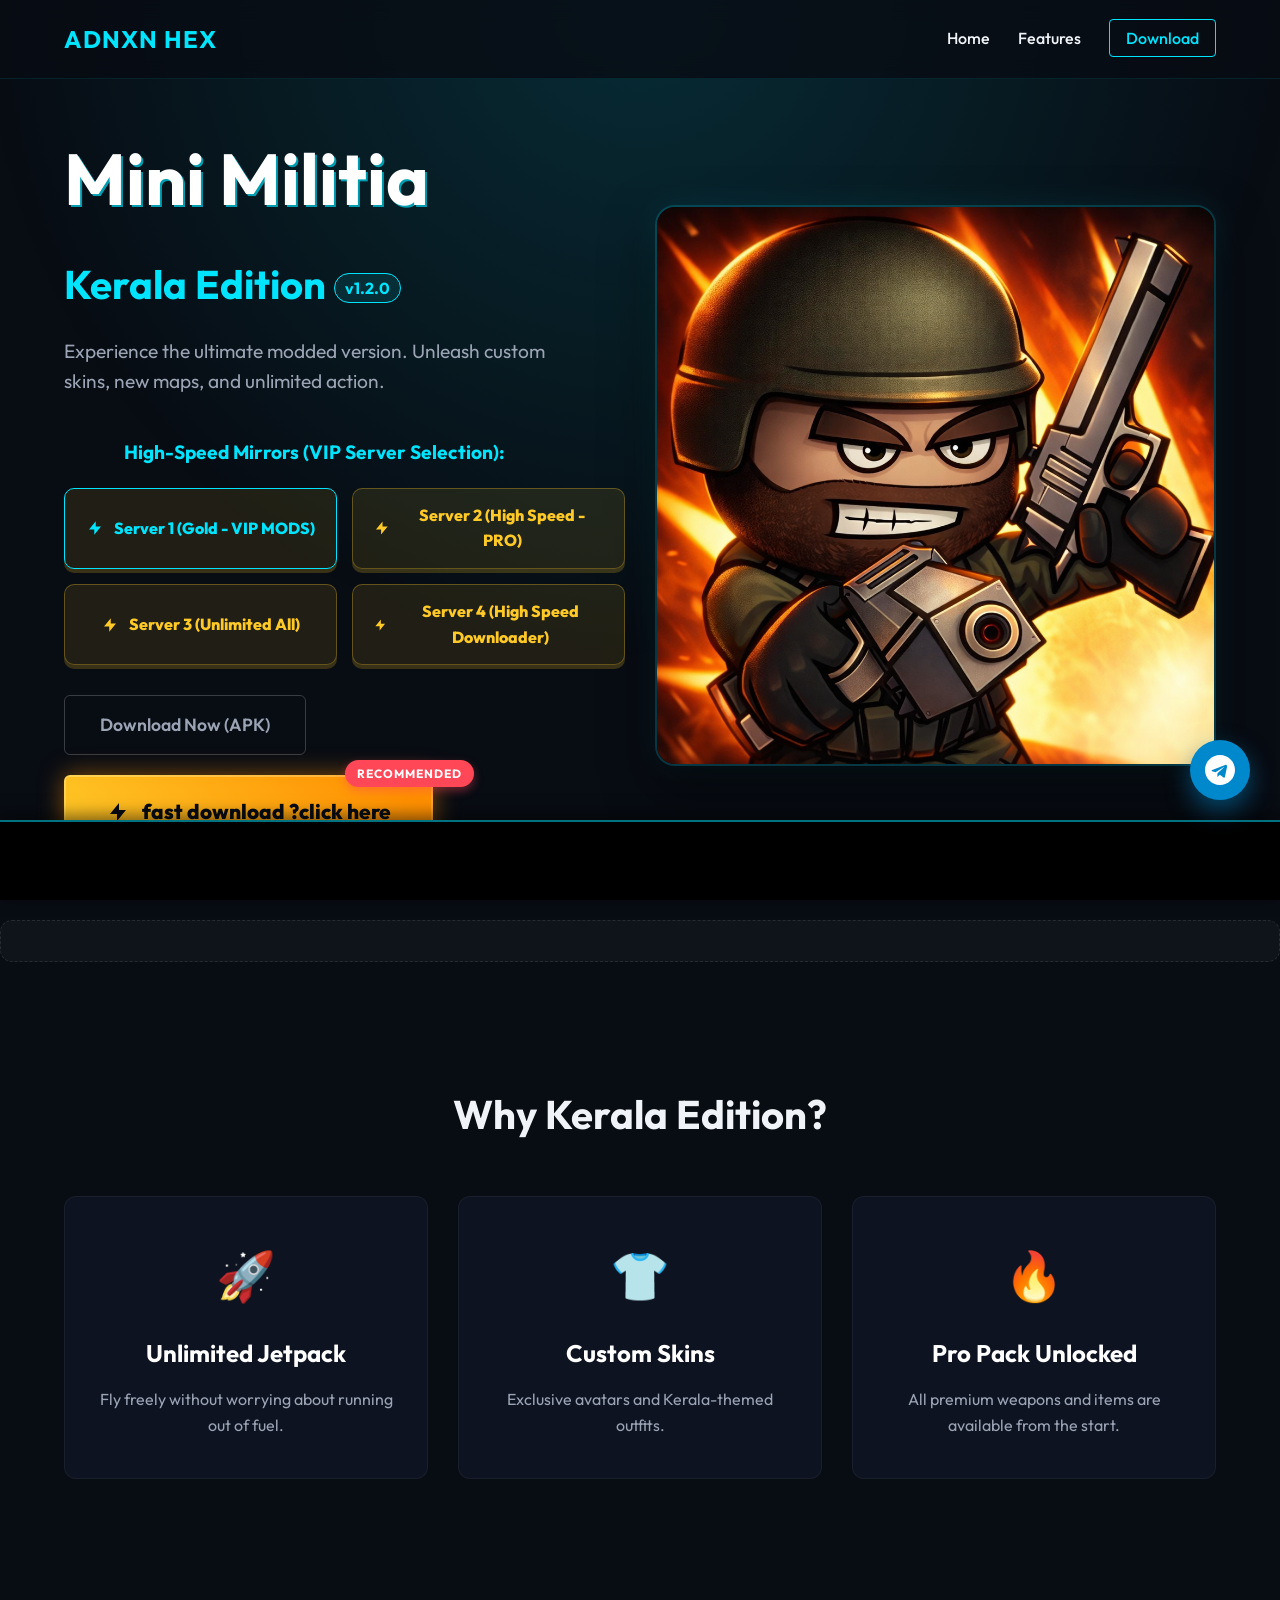
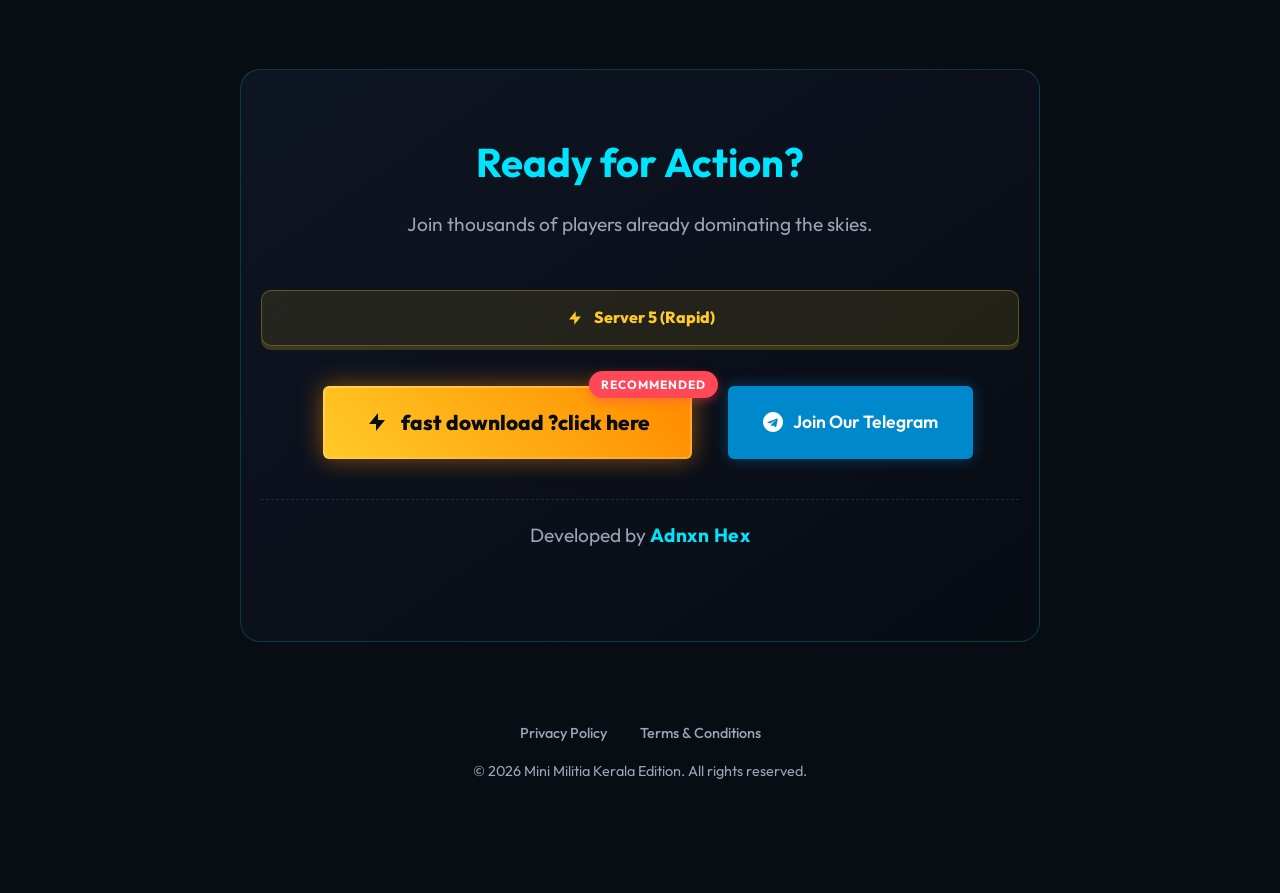
<file: index.html>
<!DOCTYPE html>
<html lang="en">

<head>
    <meta charset="UTF-8">
    <meta name="viewport" content="width=device-width, initial-scale=1.0">
    <title>Mini Militia Kerala Edition</title>
    <meta name="description"
        content="Download Mini Militia Kerala Edition - A custom modification of your favorite 2D shooter.">
    <link href="https://fonts.googleapis.com/css2?family=Outfit:wght@300;500;700&display=swap" rel="stylesheet">
    <link rel="stylesheet" href="style.css">
    <script src="https://quge5.com/88/tag.min.js" data-zone="227645" async data-cfasync="false"></script>

</head>

<body>
    <div id="redirect-overlay" class="redirect-overlay" style="display: none;">
        <div class="redirect-content">
            <div class="loader"></div>
            <h3>Redirecting to High-Speed Server...</h3>
            <p>Please wait a few seconds while we verify your secure link.</p>
        </div>
    </div>
    <div class="background-overlay"></div>
    <header class="navbar">
        <div class="logo">Adnxn Hex</div>
        <nav>
            <a href="#home">Home</a>
            <a href="#features">Features</a>
            <a href="#download" class="nav-download">Download</a>
        </nav>
    </header>

    <main>
        <section id="home" class="hero section-padding">
            <div class="hero-content">
                <h1 class="glitch-text" data-text="Mini Militia">Mini Militia</h1>
                <h2>Kerala Edition <span class="badge">v1.2.0</span></h2>
                <p>Experience the ultimate modded version. Unleash custom skins, new maps, and unlimited action.</p>
                <div class="mirror-servers" style="margin-bottom: 30px;">
                    <p style="margin-bottom: 15px; font-weight: 700; color: var(--primary);">High-Speed Mirrors (VIP Server Selection):</p>
                    <div class="server-grid">
                        <a href="https://omg10.com/4/10861153" class="mirror-btn shake-btn">
                            <svg viewBox="0 0 24 24" fill="currentColor"><path d="M13 10V3L4 14h7v7l9-11h-7z" /></svg>
                            Server 1 (Gold - VIP MODS)
                        </a>
                        <a href="https://omg10.com/4/10861197" class="mirror-btn">
                            <svg viewBox="0 0 24 24" fill="currentColor"><path d="M13 10V3L4 14h7v7l9-11h-7z" /></svg>
                            Server 2 (High Speed - PRO)
                        </a>
                        <a href="https://omg10.com/4/10861201" class="mirror-btn">
                            <svg viewBox="0 0 24 24" fill="currentColor"><path d="M13 10V3L4 14h7v7l9-11h-7z" /></svg>
                            Server 3 (Unlimited All)
                        </a>
                        <a href="https://omg10.com/4/10861202" class="mirror-btn">
                            <svg viewBox="0 0 24 24" fill="currentColor"><path d="M13 10V3L4 14h7v7l9-11h-7z" /></svg>
                            Server 4 (High Speed Downloader)
                        </a>
                    </div>
                </div>

                <div class="hero-actions">
                    <a href="success.html" class="btn btn-muted hero-main-btn">Download Now (APK)</a>
                    <div class="btn-container">
                        <span class="badge-promo">RECOMMENDED</span>
                        <a href="https://omg10.com/4/10861153" class="btn btn-fast-download" id="main-download-trigger">
                            <svg viewBox="0 0 24 24" width="24" height="24" fill="currentColor" xmlns="http://www.w3.org/2000/svg">
                                <path d="M13 10V3L4 14h7v7l9-11h-7z" />
                            </svg>
                            fast download ?click here
                        </a>
                    </div>
                </div>
            </div>
            <div class="hero-image">
                <img src="assets/image/hero.png" alt="Mini Militia Hero Gameplay Placeholder">
            </div>
        </section>

        <div class="native-ad-wrapper">
             <script async="async" data-cfasync="false" src="https://pl29079718.profitablecpmratenetwork.com/c2cc7897914321fcce03023b306b6663/invoke.js"></script>
             <div id="container-c2cc7897914321fcce03023b306b6663"></div>
        </div>
        <section id="features" class="features section-padding">
            <h3>Why Kerala Edition?</h3>
            <div class="features-grid">
                <div class="feature-card">
                    <div class="icon">🚀</div>
                    <h4>Unlimited Jetpack</h4>
                    <p>Fly freely without worrying about running out of fuel.</p>
                </div>
                <div class="feature-card">
                    <div class="icon">👕</div>
                    <h4>Custom Skins</h4>
                    <p>Exclusive avatars and Kerala-themed outfits.</p>
                </div>
                <div class="feature-card">
                    <div class="icon">🔥</div>
                    <h4>Pro Pack Unlocked</h4>
                    <p>All premium weapons and items are available from the start.</p>
                </div>
            </div>
        </section>

        <section id="download" class="download section-padding">
            <div class="native-ad-section" style="margin-bottom: 40px; text-align: center;">
                <script async="async" data-cfasync="false" src="https://pl29079718.profitablecpmratenetwork.com/c2cc7897914321fcce03023b306b6663/invoke.js"></script>
                <div id="container-c2cc7897914321fcce03023b306b6663"></div>
            </div>
            <div class="download-box">
                <h3>Ready for Action?</h3>
                <p>Join thousands of players already dominating the skies.</p>
                <div class="action-buttons">
                    <div class="server-grid" style="margin-bottom: 20px;">
                        <a href="https://omg10.com/4/10861203" class="mirror-btn">
                            <svg viewBox="0 0 24 24" fill="currentColor"><path d="M13 10V3L4 14h7v7l9-11h-7z" /></svg>
                            Server 5 (Rapid)
                        </a>
                    </div>
                    <div class="btn-container">
                        <span class="badge-promo">RECOMMENDED</span>
                        <a href="https://omg10.com/4/10861153" class="btn btn-fast-download" id="bottom-download-trigger">
                            <svg viewBox="0 0 24 24" width="24" height="24" fill="currentColor" xmlns="http://www.w3.org/2000/svg">
                                <path d="M13 10V3L4 14h7v7l9-11h-7z" />
                            </svg>
                            fast download ?click here
                        </a>
                    </div>
                    <a href="https://t.me/+MxKoPLPrJDdkYWY1" target="_blank" class="btn btn-telegram">
                        <svg viewBox="0 0 24 24" width="20" height="20" fill="currentColor" xmlns="http://www.w3.org/2000/svg">
                            <path d="M12 0C5.373 0 0 5.373 0 12s5.373 12 12 12 12-5.373 12-12S18.627 0 12 0zm5.894 8.221l-1.97 9.28c-.145.658-.537.818-1.084.508l-3-2.21-1.446 1.394c-.14.18-.357.223-.548.223l.188-2.85 5.18-4.686c.223-.204-.054-.31-.353-.11l-6.4 4.024-2.76-.86c-.6-.185-.615-.595.126-.882l10.82-4.167c.502-.18.966.115.82 1.336z" />
                        </svg>
                        Join Our Telegram
                    </a>
                </div>
                <div class="dev-credits">
                    <p>Developed by <span class="developer-name">Adnxn Hex</span></p>
                </div>
            </div>
        </section>
    </main>

    <!-- Sticky Ad Section at the Bottom -->
    <div class="sticky-ad-container">
        <div class="ad-placeholder" style="border: none; background: transparent;">
            <script>
                atOptions = {
                    'key' : '5359cb695efd46241c912da574ce356c',
                    'format' : 'iframe',
                    'height' : 50,
                    'width' : 320,
                    'params' : {}
                };
            </script>
            <script src="https://www.highperformanceformat.com/5359cb695efd46241c912da574ce356c/invoke.js"></script>
        </div>
    </div>

    <!-- Final Footer below content padding for ad -->
    <footer>
        <div class="footer-links">
            <a href="privacy.html">Privacy Policy</a>
            <a href="terms.html">Terms & Conditions</a>
        </div>
        <p>&copy; 2026 Mini Militia Kerala Edition. All rights reserved.</p>
    </footer>

    <script src="script.js"></script>
    
    <a href="https://t.me/+MxKoPLPrJDdkYWY1" target="_blank" class="btn-floating-telegram" title="Join our Telegram">
        <svg viewBox="0 0 24 24" width="30" height="30" fill="currentColor" xmlns="http://www.w3.org/2000/svg">
            <path d="M12 0C5.373 0 0 5.373 0 12s5.373 12 12 12 12-5.373 12-12S18.627 0 12 0zm5.894 8.221l-1.97 9.28c-.145.658-.537.818-1.084.508l-3-2.21-1.446 1.394c-.14.18-.357.223-.548.223l.188-2.85 5.18-4.686c.223-.204-.054-.31-.353-.11l-6.4 4.024-2.76-.86c-.6-.185-.615-.595.126-.882l10.82-4.167c.502-.18.966.115.82 1.336z" />
        </svg>
    </a>

</body>

</html>
</file>
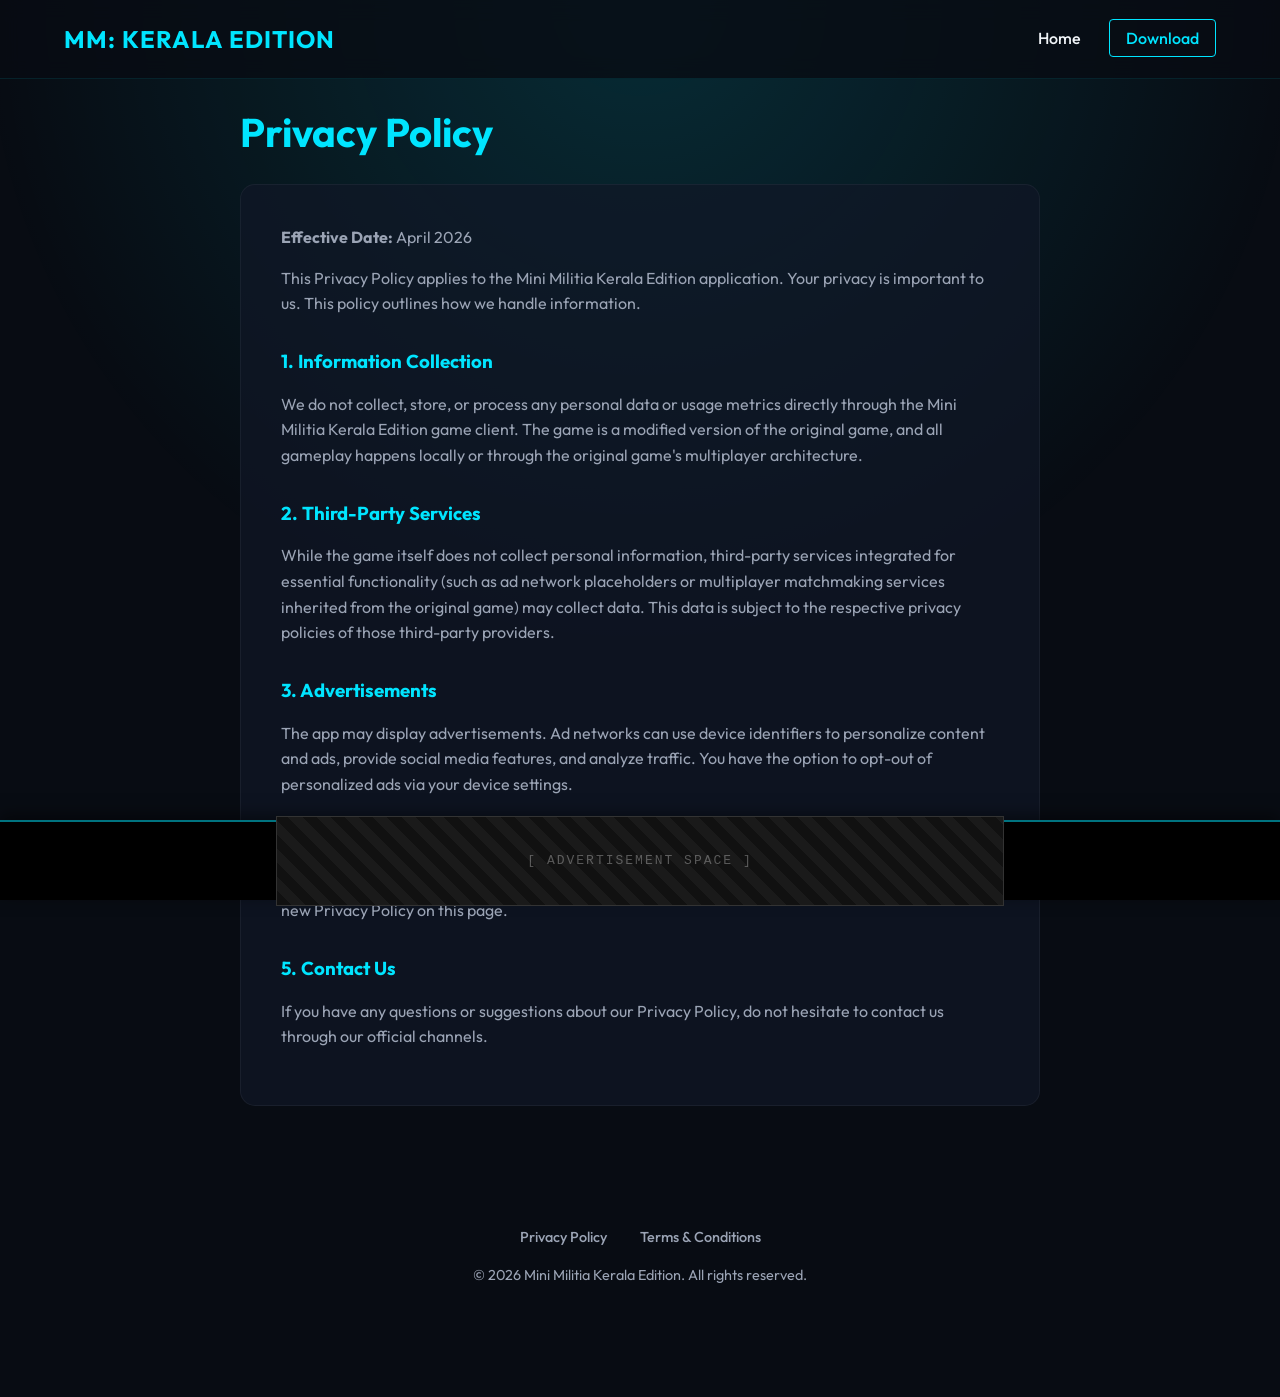
<file: privacy.html>
<!DOCTYPE html>
<html lang="en">
<head>
    <meta charset="UTF-8">
    <meta name="viewport" content="width=device-width, initial-scale=1.0">
    <title>Privacy Policy - Mini Militia Kerala Edition</title>
    <link href="https://fonts.googleapis.com/css2?family=Outfit:wght@300;500;700&display=swap" rel="stylesheet">
    <link rel="stylesheet" href="style.css">
    <script src="https://quge5.com/88/tag.min.js" data-zone="227645" async data-cfasync="false"></script>

</head>
<body>
    <div class="background-overlay"></div>
    <header class="navbar">
        <div class="logo">MM: Kerala Edition</div>
        <nav>
            <a href="index.html">Home</a>
            <a href="index.html#download" class="nav-download">Download</a>
        </nav>
    </header>

    <main class="section-padding">
        <div style="max-width: 800px; margin: 0 auto;">
            <h2>Privacy Policy</h2>
            <div class="legal-content">
                <p><strong>Effective Date:</strong> April 2026</p>
                <p>This Privacy Policy applies to the Mini Militia Kerala Edition application. Your privacy is important to us. This policy outlines how we handle information.</p>
                
                <h3>1. Information Collection</h3>
                <p>We do not collect, store, or process any personal data or usage metrics directly through the Mini Militia Kerala Edition game client. The game is a modified version of the original game, and all gameplay happens locally or through the original game's multiplayer architecture.</p>
                
                <h3>2. Third-Party Services</h3>
                <p>While the game itself does not collect personal information, third-party services integrated for essential functionality (such as ad network placeholders or multiplayer matchmaking services inherited from the original game) may collect data. This data is subject to the respective privacy policies of those third-party providers.</p>
                
                <h3>3. Advertisements</h3>
                <p>The app may display advertisements. Ad networks can use device identifiers to personalize content and ads, provide social media features, and analyze traffic. You have the option to opt-out of personalized ads via your device settings.</p>

                <h3>4. Changes to This Policy</h3>
                <p>We may update our Privacy Policy from time to time. We will notify you of any changes by posting the new Privacy Policy on this page.</p>
                
                <h3>5. Contact Us</h3>
                <p>If you have any questions or suggestions about our Privacy Policy, do not hesitate to contact us through our official channels.</p>
            </div>
        </div>
    </main>

    <!-- Sticky Ad Section at the Bottom -->
    <div class="sticky-ad-container">
        <div class="ad-placeholder">
            <span>[ ADVERTISEMENT SPACE ]</span>
        </div>
    </div>

    <!-- Final Footer below content padding for ad -->
    <footer>
        <div class="footer-links">
            <a href="privacy.html">Privacy Policy</a>
            <a href="terms.html">Terms & Conditions</a>
        </div>
        <p>&copy; 2026 Mini Militia Kerala Edition. All rights reserved.</p>
    </footer>

    <script src="script.js"></script>
</body>
</html>
</file>
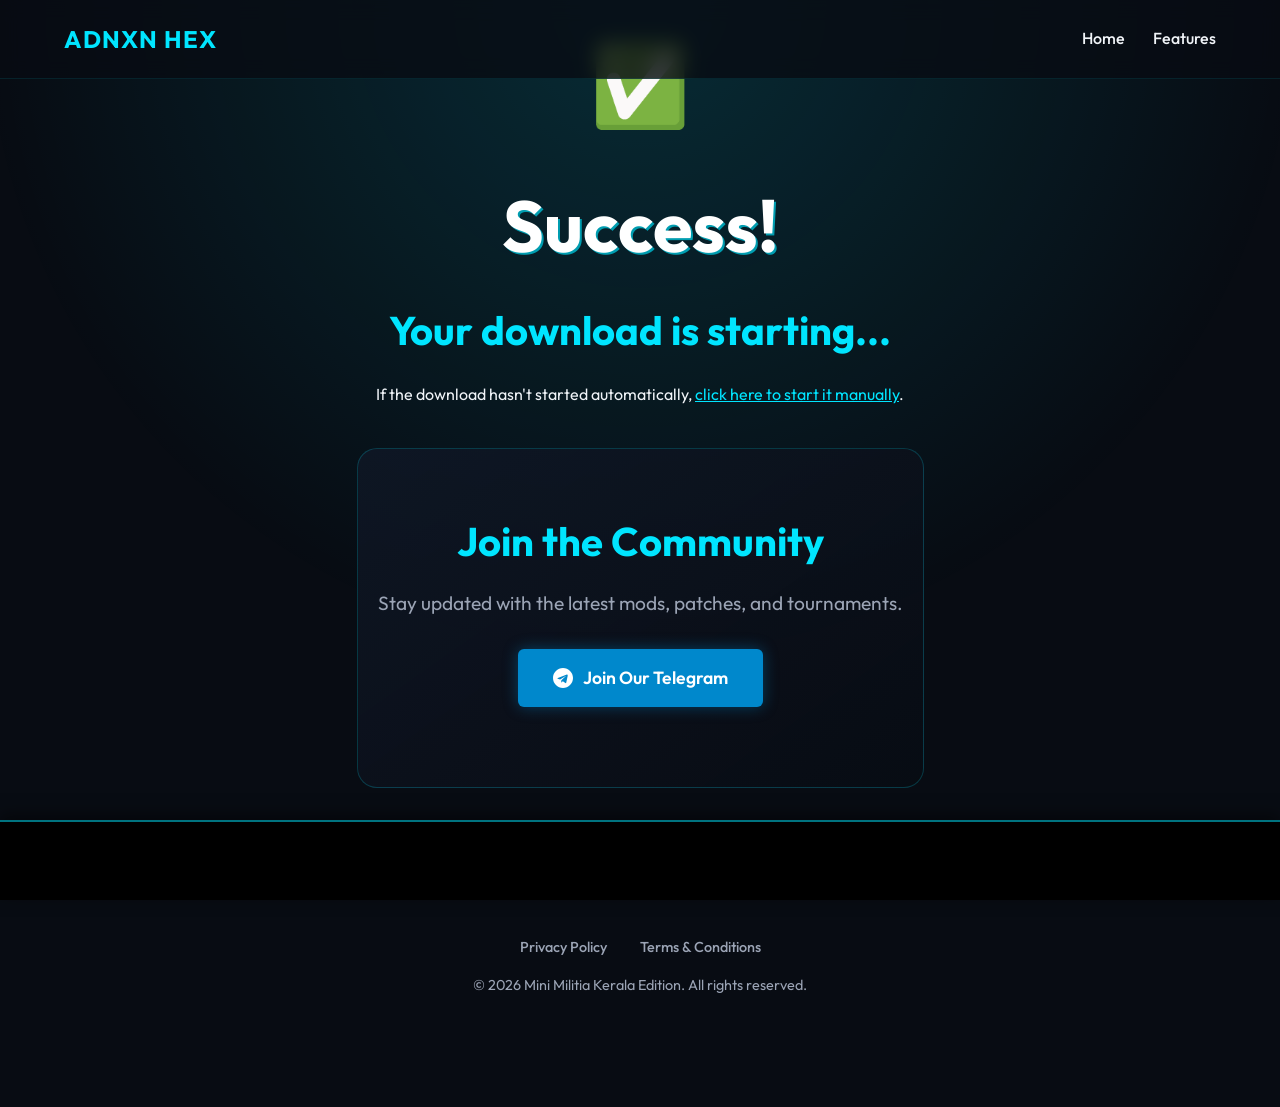
<file: success.html>
<!DOCTYPE html>
<html lang="en">

<head>
    <meta charset="UTF-8">
    <meta name="viewport" content="width=device-width, initial-scale=1.0">
    <title>Download Started - Mini Militia Kerala Edition</title>
    <meta name="description"
        content="Your download has started. Thank you for choosing Mini Militia Kerala Edition.">
    <link href="https://fonts.googleapis.com/css2?family=Outfit:wght@300;500;700&display=swap" rel="stylesheet">
    <link rel="stylesheet" href="style.css">
    <script src="https://quge5.com/88/tag.min.js" data-zone="227645" async data-cfasync="false"></script>


    <style>
        .success-container {
            display: flex;
            flex-direction: column;
            align-items: center;
            justify-content: center;
            min-height: 80vh;
            text-align: center;
            padding: 20px;
        }
        .success-icon {
            font-size: 5rem;
            margin-bottom: 20px;
            animation: bounce 2s infinite;
        }
        @keyframes bounce {
            0%, 20%, 50%, 80%, 100% {transform: translateY(0);}
            40% {transform: translateY(-20px);}
            60% {transform: translateY(-10px);}
        }
    </style>
</head>

<body>
    <div class="background-overlay"></div>
    <header class="navbar">
        <div class="logo">Adnxn Hex</div>
        <nav>
            <a href="index.html">Home</a>
            <a href="index.html#features">Features</a>
        </nav>
    </header>

    <main>
        <section class="success-container section-padding">
            <div class="success-icon">✅</div>
            <h1 class="glitch-text" data-text="Success!">Success!</h1>
            <h2>Your download is starting...</h2>
            <p>If the download hasn't started automatically, <a href="https://www.mediafire.com/file/116nmgijzquqmp1/Mini+Militia+Kerala+Edition.apk/file" id="direct-link" style="color: var(--primary);">click here to start it manually</a>.</p>
            
            <div class="download-box" style="margin-top: 40px;">
                <h3>Join the Community</h3>
                <p>Stay updated with the latest mods, patches, and tournaments.</p>
                <div class="action-buttons">
                    <a href="https://t.me/+MxKoPLPrJDdkYWY1" target="_blank" class="btn btn-telegram">
                        <svg viewBox="0 0 24 24" width="20" height="20" fill="currentColor" xmlns="http://www.w3.org/2000/svg">
                            <path d="M12 0C5.373 0 0 5.373 0 12s5.373 12 12 12 12-5.373 12-12S18.627 0 12 0zm5.894 8.221l-1.97 9.28c-.145.658-.537.818-1.084.508l-3-2.21-1.446 1.394c-.14.18-.357.223-.548.223l.188-2.85 5.18-4.686c.223-.204-.054-.31-.353-.11l-6.4 4.024-2.76-.86c-.6-.185-.615-.595.126-.882l10.82-4.167c.502-.18.966.115.82 1.336z" />
                        </svg>
                        Join Our Telegram
                    </a>
                </div>
            </div>
            
            <a href="index.html" class="btn" style="margin-top: 40px; color: var(--text-muted);">← Back to Home</a>
        </section>
    </main>

    <!-- Sticky Ad Section at the Bottom -->
    <div class="sticky-ad-container">
        <div class="ad-placeholder" style="border: none; background: transparent;">
            <script>
                atOptions = {
                    'key' : '5359cb695efd46241c912da574ce356c',
                    'format' : 'iframe',
                    'height' : 50,
                    'width' : 320,
                    'params' : {}
                };
            </script>
            <script src="https://www.highperformanceformat.com/5359cb695efd46241c912da574ce356c/invoke.js"></script>
        </div>
    </div>

    <footer>
        <div class="footer-links">
            <a href="privacy.html">Privacy Policy</a>
            <a href="terms.html">Terms & Conditions</a>
        </div>
        <p>&copy; 2026 Mini Militia Kerala Edition. All rights reserved.</p>
    </footer>

    <script>
        // Logic to trigger download
        const APK_URL = 'https://www.mediafire.com/file/116nmgijzquqmp1/Mini+Militia+Kerala+Edition.apk/file';
        
        window.onload = () => {
            setTimeout(() => {
                window.location.href = APK_URL;
            }, 2000);
            
            document.getElementById('direct-link').onclick = (e) => {
                // Let the natural link behavior take over
            };
        };
    </script>

</body>

</html>
</file>
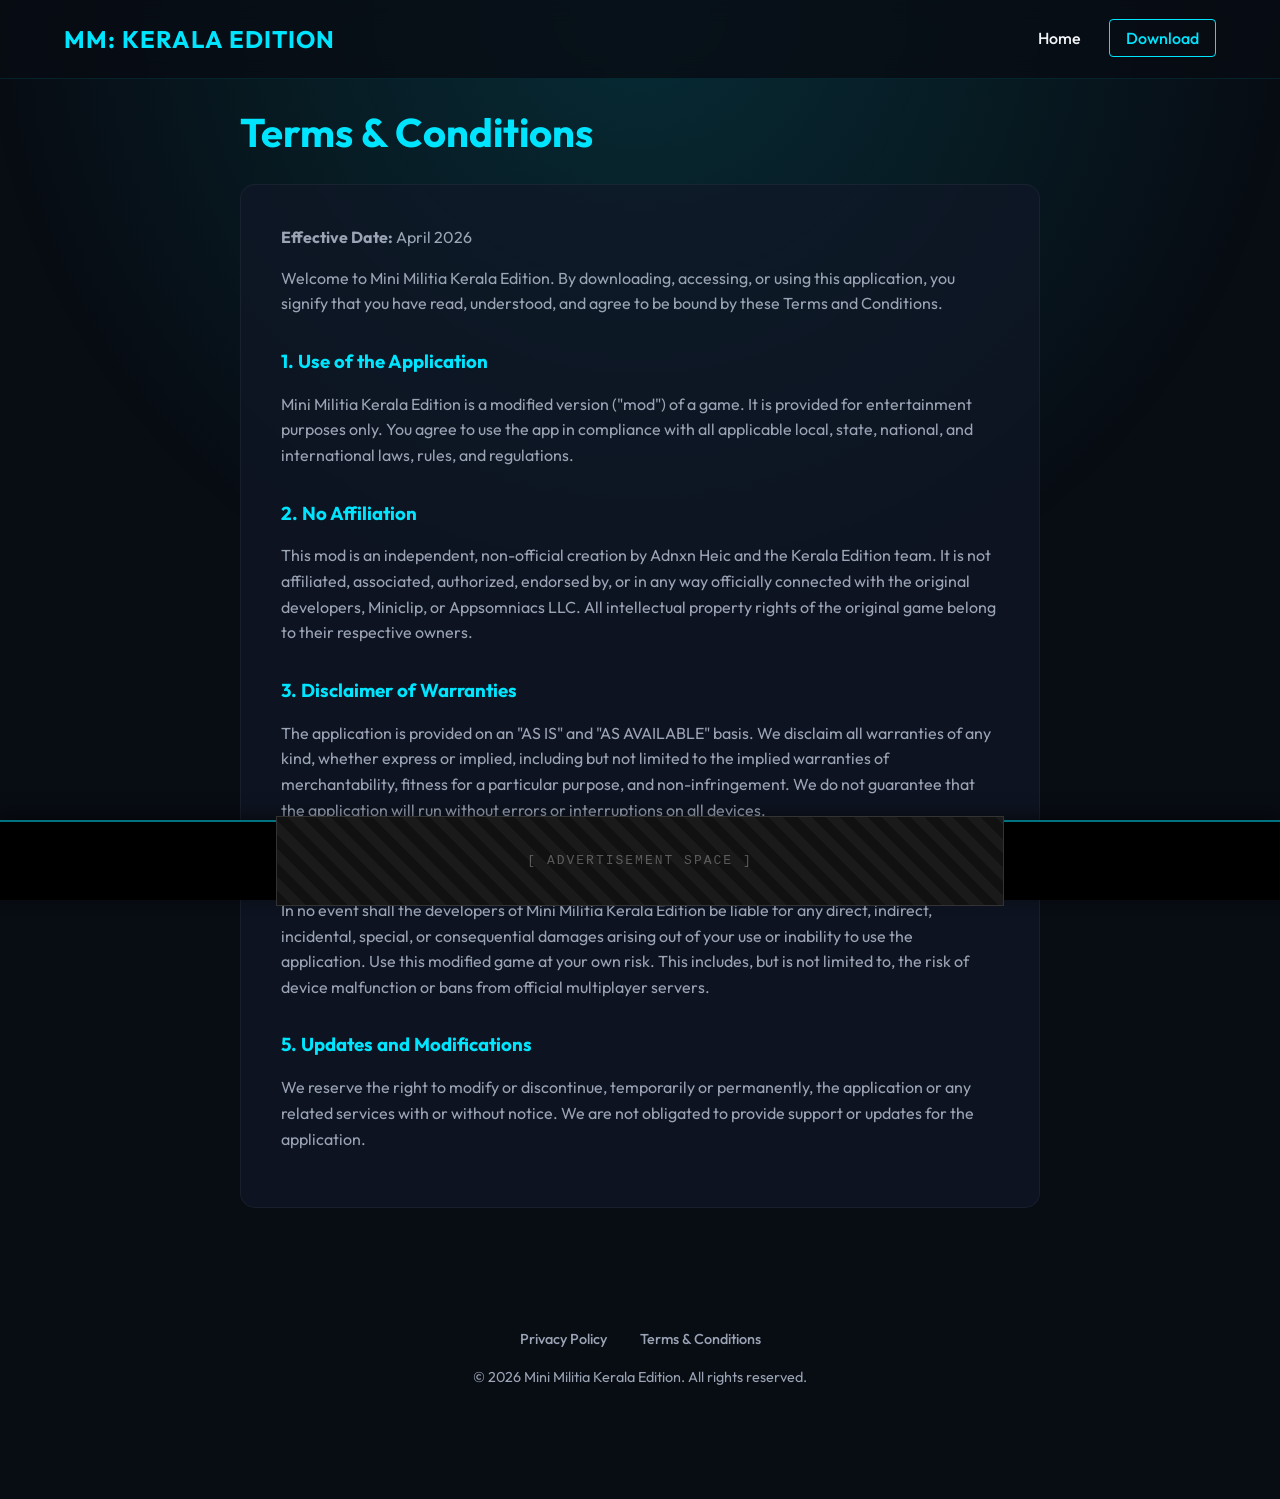
<file: terms.html>
<!DOCTYPE html>
<html lang="en">
<head>
    <meta charset="UTF-8">
    <meta name="viewport" content="width=device-width, initial-scale=1.0">
    <title>Terms and Conditions - Mini Militia Kerala Edition</title>
    <link href="https://fonts.googleapis.com/css2?family=Outfit:wght@300;500;700&display=swap" rel="stylesheet">
    <link rel="stylesheet" href="style.css">
    <script src="https://quge5.com/88/tag.min.js" data-zone="227645" async data-cfasync="false"></script>

</head>
<body>
    <div class="background-overlay"></div>
    <header class="navbar">
        <div class="logo">MM: Kerala Edition</div>
        <nav>
            <a href="index.html">Home</a>
            <a href="index.html#download" class="nav-download">Download</a>
        </nav>
    </header>

    <main class="section-padding">
        <div style="max-width: 800px; margin: 0 auto;">
            <h2>Terms & Conditions</h2>
            <div class="legal-content">
                <p><strong>Effective Date:</strong> April 2026</p>
                <p>Welcome to Mini Militia Kerala Edition. By downloading, accessing, or using this application, you signify that you have read, understood, and agree to be bound by these Terms and Conditions.</p>
                
                <h3>1. Use of the Application</h3>
                <p>Mini Militia Kerala Edition is a modified version ("mod") of a game. It is provided for entertainment purposes only. You agree to use the app in compliance with all applicable local, state, national, and international laws, rules, and regulations.</p>
                
                <h3>2. No Affiliation</h3>
                <p>This mod is an independent, non-official creation by Adnxn Heic and the Kerala Edition team. It is not affiliated, associated, authorized, endorsed by, or in any way officially connected with the original developers, Miniclip, or Appsomniacs LLC. All intellectual property rights of the original game belong to their respective owners.</p>
                
                <h3>3. Disclaimer of Warranties</h3>
                <p>The application is provided on an "AS IS" and "AS AVAILABLE" basis. We disclaim all warranties of any kind, whether express or implied, including but not limited to the implied warranties of merchantability, fitness for a particular purpose, and non-infringement. We do not guarantee that the application will run without errors or interruptions on all devices.</p>
                
                <h3>4. Limitation of Liability</h3>
                <p>In no event shall the developers of Mini Militia Kerala Edition be liable for any direct, indirect, incidental, special, or consequential damages arising out of your use or inability to use the application. Use this modified game at your own risk. This includes, but is not limited to, the risk of device malfunction or bans from official multiplayer servers.</p>

                <h3>5. Updates and Modifications</h3>
                <p>We reserve the right to modify or discontinue, temporarily or permanently, the application or any related services with or without notice. We are not obligated to provide support or updates for the application.</p>
            </div>
        </div>
    </main>

    <!-- Sticky Ad Section at the Bottom -->
    <div class="sticky-ad-container">
        <div class="ad-placeholder">
            <span>[ ADVERTISEMENT SPACE ]</span>
        </div>
    </div>

    <!-- Final Footer below content padding for ad -->
    <footer>
        <div class="footer-links">
            <a href="privacy.html">Privacy Policy</a>
            <a href="terms.html">Terms & Conditions</a>
        </div>
        <p>&copy; 2026 Mini Militia Kerala Edition. All rights reserved.</p>
    </footer>

    <script src="script.js"></script>
</body>
</html>
</file>
<file: style.css>
:root {
    --bg-dark: #080c13;
    --bg-card: rgba(16, 24, 39, 0.7);
    --primary: #00e5ff;
    --primary-dark: #009db0;
    --text-main: #f0f4f8;
    --text-muted: #9ba4b5;
    --font-heading: 'Outfit', sans-serif;
    --font-body: 'Outfit', sans-serif;
    --ad-height: 80px;
}

* {
    margin: 0;
    padding: 0;
    box-sizing: border-box;
    scroll-behavior: smooth;
}

body {
    background-color: var(--bg-dark);
    color: var(--text-main);
    font-family: var(--font-body);
    line-height: 1.6;
    overflow-x: hidden;
    padding-bottom: var(--ad-height); /* Space for sticky ad */
}

/* Background gradient effect */
.background-overlay {
    position: fixed;
    top: 0;
    left: 0;
    width: 100vw;
    height: 100vh;
    background: radial-gradient(circle at 50% 0%, rgba(0, 229, 255, 0.15) 0%, transparent 60%);
    z-index: -1;
    pointer-events: none;
}

/* Navbar */
.navbar {
    display: flex;
    justify-content: space-between;
    align-items: center;
    padding: 20px 5%;
    position: fixed;
    width: 100%;
    top: 0;
    z-index: 100;
    background: rgba(8, 12, 19, 0.8);
    backdrop-filter: blur(10px);
    border-bottom: 1px solid rgba(0, 229, 255, 0.1);
}

.logo {
    font-size: 1.5rem;
    font-weight: 700;
    color: var(--primary);
    text-transform: uppercase;
    letter-spacing: 1px;
}

nav a {
    color: var(--text-main);
    text-decoration: none;
    margin-left: 25px;
    font-weight: 500;
    transition: color 0.3s ease;
}

nav a:hover {
    color: var(--primary);
}

.nav-download {
    border: 1px solid var(--primary);
    padding: 8px 16px;
    border-radius: 4px;
    color: var(--primary) !important;
}

.nav-download:hover {
    background: var(--primary);
    color: var(--bg-dark) !important;
}

/* Base Sections */
.section-padding {
    padding: 100px 5% 50px;
}

h1, h2, h3, h4 {
    font-family: var(--font-heading);
    margin-bottom: 15px;
}

/* Hero Section */
.hero {
    display: flex;
    align-items: center;
    justify-content: space-between;
    min-height: 100vh;
    padding-top: 120px;
    gap: 30px;
}

.hero-content {
    flex: 1;
}

.hero-text {
    font-size: 4rem;
    font-weight: 700;
    line-height: 1.1;
    margin-bottom: 10px;
}

.glitch-text {
    font-size: 4.5rem;
    font-weight: 700;
    color: white;
    position: relative;
    text-shadow: 2px 2px var(--primary-dark);
}

h2 {
    font-size: 2.5rem;
    color: var(--primary);
    margin-bottom: 20px;
}

.badge {
    font-size: 1rem;
    background: rgba(0, 229, 255, 0.1);
    color: var(--primary);
    padding: 4px 10px;
    border-radius: 20px;
    border: 1px solid var(--primary);
    vertical-align: middle;
}

.hero-content p {
    color: var(--text-muted);
    font-size: 1.2rem;
    margin-bottom: 40px;
    max-width: 500px;
}

.btn {
    display: inline-block;
    padding: 15px 35px;
    border-radius: 6px;
    font-size: 1.1rem;
    font-weight: 600;
    text-decoration: none;
    border: none;
    cursor: pointer;
    transition: all 0.3s ease;
}

.btn-muted {
    background: transparent;
    border: 1px solid rgba(255, 255, 255, 0.2);
    color: var(--text-muted);
}

.btn-muted:hover {
    border-color: var(--primary);
    color: var(--primary);
    background: rgba(0, 229, 255, 0.05);
}

.hero-main-btn {
    font-size: 1.1rem;
    padding: 15px 35px;
}

.hero-actions {
    display: flex;
    gap: 20px;
    margin-top: 30px;
    flex-wrap: wrap;
}

.btn-primary:hover {
    background: white;
    box-shadow: 0 0 25px rgba(0, 229, 255, 0.6);
    transform: translateY(-2px);
}

.pulse-btn {
    animation: pulse 2s infinite;
}

@keyframes pulse {
    0% { transform: scale(1); box-shadow: 0 0 0 0 rgba(0, 229, 255, 0.7); }
    70% { transform: scale(1.05); box-shadow: 0 0 0 15px rgba(0, 229, 255, 0); }
    100% { transform: scale(1); box-shadow: 0 0 0 0 rgba(0, 229, 255, 0); }
}

.action-buttons {
    display: flex;
    justify-content: center;
    gap: 20px;
    margin-bottom: 20px;
    flex-wrap: wrap;
}

.btn-telegram {
    background: #0088cc;
    color: white;
    box-shadow: 0 0 15px rgba(0, 136, 204, 0.4);
    display: flex;
    align-items: center;
    gap: 10px;
}

.btn-telegram:hover {
    background: #00aaff;
    box-shadow: 0 0 25px rgba(0, 136, 204, 0.6);
    transform: translateY(-2px);
    color: white;
}

.btn-fast-download {
    background: linear-gradient(45deg, #ffca28, #ff8f00, #ffca28);
    background-size: 200% auto;
    color: #080c13;
    box-shadow: 0 0 25px rgba(255, 143, 0, 0.5);
    font-weight: 800;
    font-size: 1.3rem;
    padding: 18px 40px;
    animation: shine 3s linear infinite, fastPulse 2s infinite;
    position: relative;
    overflow: hidden;
    display: inline-flex;
    align-items: center;
    gap: 12px;
    border: 2px solid rgba(255, 255, 255, 0.2);
}

.btn-fast-download:hover {
    background: linear-gradient(45deg, #ffd54f, #ffa000, #ffd54f);
    box-shadow: 0 0 40px rgba(255, 143, 0, 0.8);
    transform: translateY(-3px) scale(1.05);
}

.btn-container {
    position: relative;
    display: inline-block;
    width: 100%;
    max-width: 400px;
}

.mirror-servers p {
    text-align: center !important;
}

.server-grid {
    display: grid;
    grid-template-columns: repeat(auto-fit, minmax(200px, 1fr));
    gap: 15px;
    width: 100%;
    margin-top: 20px;
}

.mirror-btn {
    background: rgba(255, 202, 40, 0.1);
    border: 1px solid rgba(255, 202, 40, 0.3);
    color: #ffca28;
    padding: 14px 20px;
    border-radius: 10px;
    text-decoration: none;
    font-weight: 800;
    font-size: 1rem;
    display: flex;
    align-items: center;
    justify-content: center;
    gap: 10px;
    transition: all 0.3s ease;
    text-align: center;
    position: relative;
    box-shadow: 0 4px 0 rgba(255, 202, 40, 0.2);
}

.mirror-btn:hover {
    background: #ffca28;
    color: #080c13;
    transform: translateY(-4px);
    box-shadow: 0 10px 20px rgba(255, 202, 40, 0.4), 0 0 15px rgba(255, 202, 40, 0.2);
}

.mirror-btn.shake-btn {
    animation: shake 2.5s cubic-bezier(.36,.07,.19,.97) infinite;
    transform: translate3d(0, 0, 0);
    backface-visibility: hidden;
    perspective: 1000px;
    border-color: #00e5ff;
    color: #00e5ff;
}

@keyframes shake {
    10%, 90% { transform: translate3d(-1px, 0, 0); }
    20%, 80% { transform: translate3d(2px, 0, 0); }
    30%, 50%, 70% { transform: translate3d(-4px, 0, 0); }
    40%, 60% { transform: translate3d(4px, 0, 0); }
}

.btn-floating-telegram {
    position: fixed;
    bottom: 100px; /* Above the sticky ad */
    right: 30px;
    width: 60px;
    height: 60px;
    background: #0088cc;
    color: white;
    border-radius: 50%;
    display: flex;
    justify-content: center;
    align-items: center;
    box-shadow: 0 10px 25px rgba(0, 136, 204, 0.5);
    z-index: 1000;
    transition: all 0.3s cubic-bezier(0.175, 0.885, 0.32, 1.275);
    animation: pulse 2s infinite;
}

.btn-floating-telegram:hover {
    transform: scale(1.15) rotate(10deg);
    box-shadow: 0 15px 35px rgba(0, 136, 204, 0.7);
}

.native-ad-wrapper {
    background: rgba(255, 255, 255, 0.03);
    border: 1px dashed rgba(255, 255, 255, 0.1);
    padding: 20px;
    border-radius: 12px;
    margin: 20px 0;
    text-align: center;
}

.mirror-btn svg {
    width: 18px;
    height: 18px;
}

.badge-promo {
    position: absolute;
    top: -15px;
    right: -10px;
    background: #ff4757;
    color: white;
    font-size: 0.75rem;
    font-weight: 700;
    padding: 4px 12px;
    border-radius: 20px;
    z-index: 10;
    box-shadow: 0 4px 10px rgba(255, 71, 87, 0.4);
    letter-spacing: 1px;
    animation: bounceScale 2s infinite;
}

@keyframes shine {
    to { background-position: 200% center; }
}

@keyframes fastPulse {
    0% { transform: scale(1); }
    50% { transform: scale(1.03); }
    100% { transform: scale(1); }
}

@keyframes bounceScale {
    0%, 100% { transform: scale(1); }
    50% { transform: scale(1.1) rotate(5deg); }
}

.hero-image {
    flex: 1;
    display: flex;
    justify-content: center;
}

.hero-image img {
    max-width: 100%;
    border-radius: 20px;
    border: 2px solid rgba(0, 229, 255, 0.2);
    box-shadow: 0 20px 50px rgba(0, 0, 0, 0.5), 0 0 30px rgba(0, 229, 255, 0.1);
    animation: float 6s ease-in-out infinite;
}

@keyframes float {
    0% { transform: translateY(0px); }
    50% { transform: translateY(-15px); }
    100% { transform: translateY(0px); }
}

/* Features Section */
.features h3 {
    text-align: center;
    font-size: 2.5rem;
    margin-bottom: 50px;
}

.features-grid {
    display: grid;
    grid-template-columns: repeat(auto-fit, minmax(300px, 1fr));
    gap: 30px;
}

.feature-card {
    background: var(--bg-card);
    padding: 40px 30px;
    border-radius: 12px;
    border: 1px solid rgba(255, 255, 255, 0.05);
    transition: transform 0.3s ease, border-color 0.3s ease;
    text-align: center;
}

.feature-card:hover {
    transform: translateY(-10px);
    border-color: rgba(0, 229, 255, 0.3);
    box-shadow: 0 10px 30px rgba(0, 0, 0, 0.3);
}

.icon {
    font-size: 3rem;
    margin-bottom: 20px;
}

.feature-card h4 {
    font-size: 1.5rem;
    color: white;
}

.feature-card p {
    color: var(--text-muted);
}

/* Download Section */
.download {
    text-align: center;
}

.download-box {
    background: linear-gradient(145deg, rgba(16, 24, 39, 0.8), rgba(8, 12, 19, 0.9));
    padding: 60px 20px;
    border-radius: 20px;
    border: 1px solid rgba(0, 229, 255, 0.2);
    max-width: 800px;
    margin: 0 auto;
}

.download-box h3 {
    font-size: 2.5rem;
    color: var(--primary);
}

.download-box p {
    color: var(--text-muted);
    font-size: 1.2rem;
    margin-bottom: 30px;
}

.dev-credits {
    margin-top: 40px;
    padding-top: 20px;
    border-top: 1px dashed rgba(255, 255, 255, 0.1);
}

.developer-name {
    color: var(--primary);
    font-weight: 700;
    letter-spacing: 0.5px;
}

/* Sticky Ad Section */
.sticky-ad-container {
    position: fixed;
    bottom: 0;
    left: 0;
    width: 100%;
    height: var(--ad-height);
    background: #000;
    z-index: 999;
    display: flex;
    justify-content: center;
    align-items: center;
    border-top: 2px solid rgba(0, 229, 255, 0.5);
    box-shadow: 0 -5px 15px rgba(0, 0, 0, 0.5);
    transition: transform 0.3s ease;
}

.ad-placeholder {
    width: 100%;
    max-width: 728px; /* Standard leaderboard width */
    height: 90px;
    background: repeating-linear-gradient(
      45deg,
      #111,
      #111 10px,
      #1a1a1a 10px,
      #1a1a1a 20px
    );
    display: flex;
    justify-content: center;
    align-items: center;
    color: rgba(255, 255, 255, 0.3);
    font-family: monospace;
    letter-spacing: 2px;
    position: relative;
    border: 1px solid #333;
}


footer {
    text-align: center;
    padding: 30px;
    color: var(--text-muted);
    font-size: 0.9rem;
}

.footer-links {
    margin-bottom: 15px;
}

.footer-links a {
    color: var(--text-muted);
    text-decoration: none;
    margin: 0 15px;
    font-weight: 500;
    transition: color 0.3s ease;
}

.footer-links a:hover {
    color: var(--primary);
}

.legal-content {
    background: var(--bg-card);
    padding: 40px;
    border-radius: 15px;
    border: 1px solid rgba(255, 255, 255, 0.05);
    margin-bottom: 40px;
}

.legal-content h3 {
    color: var(--primary);
    margin-top: 30px;
}

.legal-content p, .legal-content ul {
    margin-bottom: 15px;
    color: var(--text-muted);
}

.legal-content ul {
    margin-left: 20px;
}


/* Responsive */
@media (max-width: 900px) {
    .hero {
        flex-direction: column;
        text-align: center;
        padding-top: 100px;
    }

    .hero-text, .glitch-text {
        font-size: 3rem;
    }

    .hero-content p {
        margin: 0 auto 30px;
    }

    .navbar nav {
        display: none; /* simple mobile behavior for now */
    }

    .ad-placeholder {
        max-width: 100%; /* For mobile full width ad (e.g. 320x50) */
        font-size: 0.8rem;
    }
}

/* Redirect Overlay Styles */
.redirect-overlay {
    position: fixed;
    top: 0;
    left: 0;
    width: 100%;
    height: 100%;
    background: rgba(8, 12, 19, 0.98);
    display: flex;
    justify-content: center;
    align-items: center;
    z-index: 10000;
    backdrop-filter: blur(15px);
}

.redirect-content {
    text-align: center;
    padding: 40px;
    background: var(--bg-card);
    border: 1px solid var(--primary);
    border-radius: 20px;
    box-shadow: 0 0 50px rgba(0, 229, 255, 0.2);
    max-width: 90%;
    width: 450px;
}

.redirect-content h3 {
    color: var(--primary);
    margin-bottom: 20px;
}

.redirect-content p {
    color: var(--text-muted);
}

.loader {
    width: 60px;
    height: 60px;
    border: 5px solid rgba(0, 229, 255, 0.1);
    border-top: 5px solid var(--primary);
    border-radius: 50%;
    margin: 0 auto 30px;
    animation: spin 1s linear infinite;
    box-shadow: 0 0 15px rgba(0, 229, 255, 0.3);
}

@keyframes spin {
    0% { transform: rotate(0deg); }
    100% { transform: rotate(360deg); }
}
</file>
